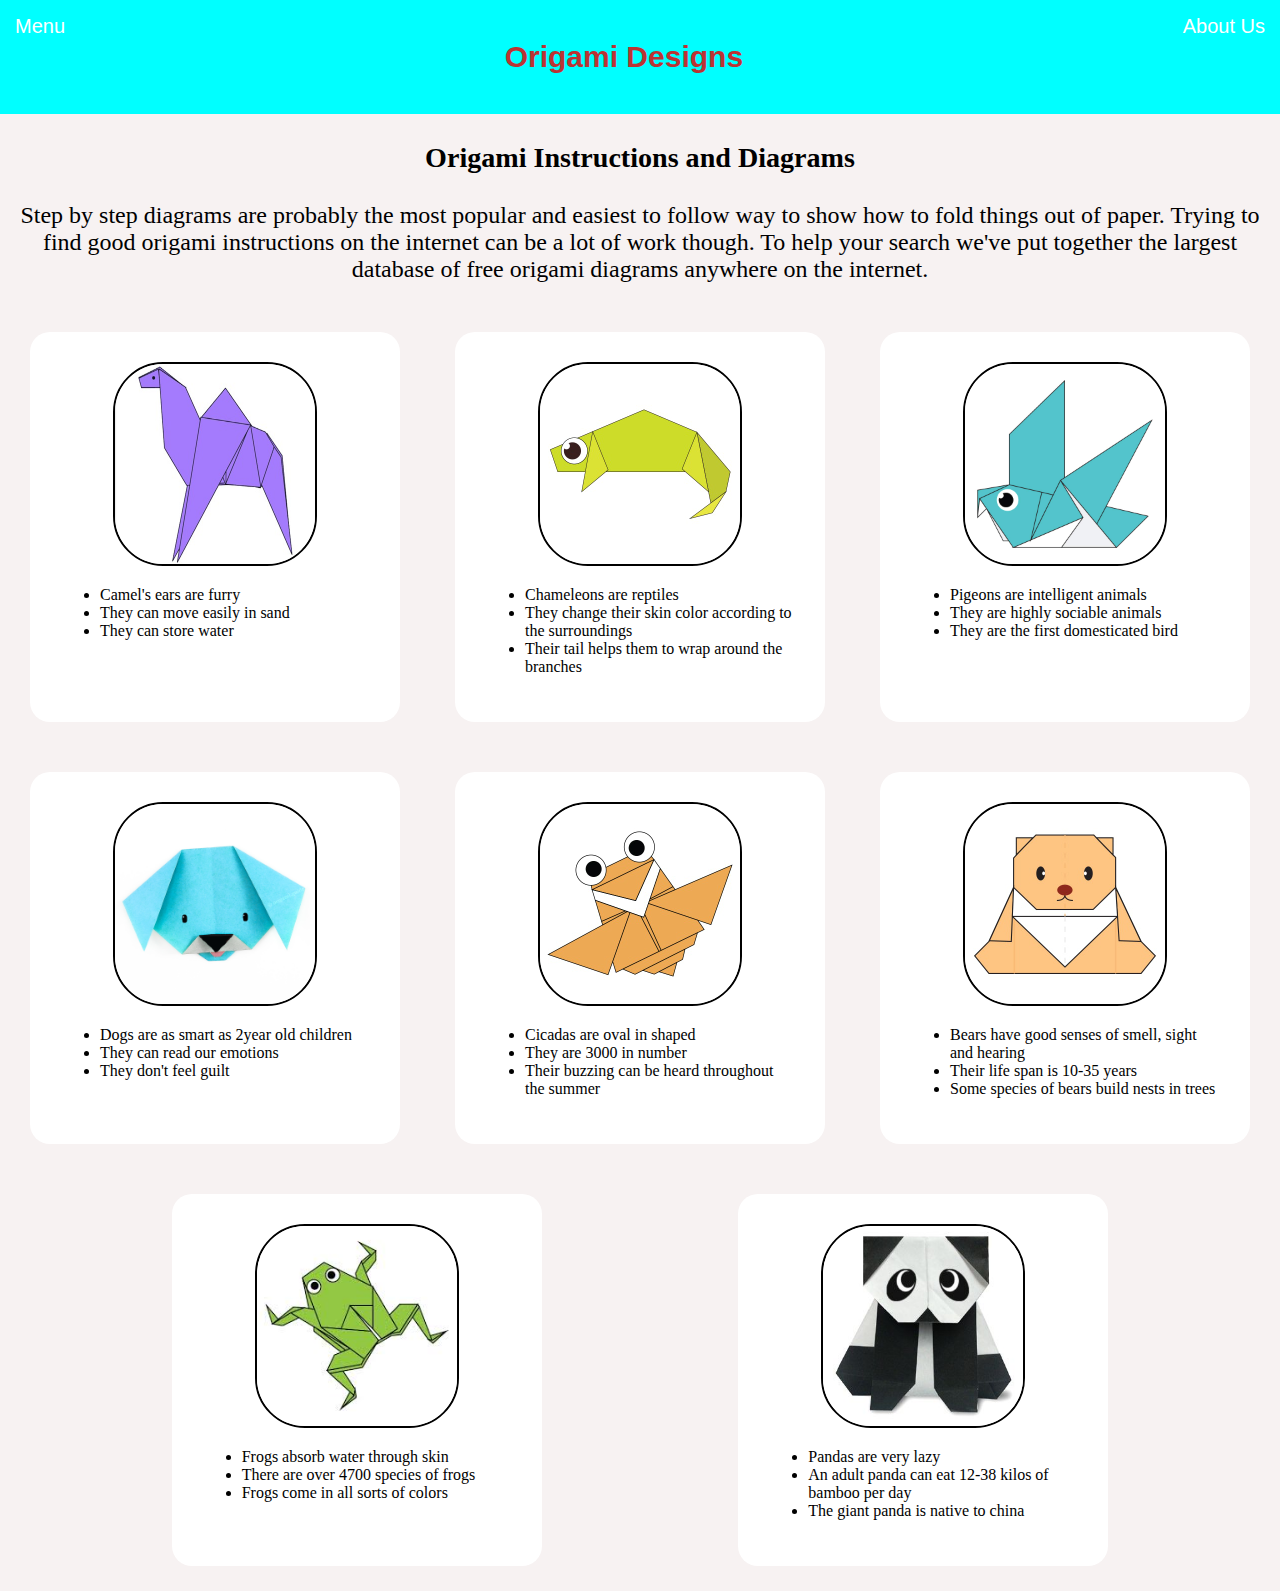
<file: index.html>
<!DOCTYPE HTML>
<html>
    <head>
        <title>Origami Designs</title>
       <link rel="stylesheet"
       type = "text/css"
       href= "style.css"
       />
    </head>

    <body>
        <div class = "header">
            <div class="menu">
<div><a href = "#">Menu</a></div>
<div><h2>Origami Designs</h2></div>
<div><a href = "about us.html">About Us</a></div>
</div>
</div>

        <div class = "site description">
            <font size = 5>
                <center><h3> Origami Instructions and Diagrams</h3></center>     
        <p>Step by step diagrams are probably the most popular and easiest to follow way to
            show how to fold things out of paper.
             Trying to find good origami instructions on the internet can be a lot of work though. To
             help your search we've put together the largest database of free origami diagrams anywhere on the internet.</p>
            </font>
            </div>

        <div class="grid">
            <div class="origami">
                <center>
               <A HREF="https://origami.me/camel/"><img src = "camel.jpg"  width = 200 height=200 /></A>
               <h3>Camel</h3>
               </center>
               <UL>
               <LI>Camel's ears are furry</LI>
               <LI>They can move easily in sand</LI>
               <LI>They can store water
               </LI>
               </UL>
               </div>
               
               <div class="origami">
                   <center>
                  <A HREF="https://origami.me/chameleon/"><img src = "chameleon.jpg"  width = 200 height=200 /></A>
                  <h3>Chameleon</h3>
                  </center>
                  <UL>
                  <LI>Chameleons are reptiles</LI>
                  <LI>They change their skin color according to the surroundings</LI>
                  <LI>Their tail helps them to wrap around the branches
                  </LI>
                  </UL>
                  </div>
               
                  <div class="origami">
                   <center>
                  <A HREF="https://origami.me/pigeon/"><img src = "pigeon.jpg"  width = 200 height=200 /></A>
                  <h3>Pigeon</h3>
                  </center>
                  <UL>
                  <LI>Pigeons are intelligent animals</LI>
                  <LI>They are highly sociable animals</LI>
                  <LI>They are the first domesticated bird
                  </LI>
                  </UL>
                  </div>
               
                  <div class="origami">
                   <center>
                  <A HREF="https://origami.me/dog/"><img src = "dog.jpg"  width = 200 height=200 /></A>
                  <h3>Dog</h3>
                  </center>
                  <UL>
                  <LI>Dogs are as smart as 2year old children</LI>
                  <LI>They can read our emotions</LI>
                  <LI>They don't feel guilt
                  </LI>
                  </UL>
                  </div>
               
                  <div class="origami">
                   <center>
                  <A HREF="https://origami.me/flying-cicada/"><img src = "flying-cicada.jpg"  width = 200 height=200 /></A>
                  <h3>Flying Cicada</h3>
                  </center>
                  <UL>
                  <LI>Cicadas are oval in shaped</LI>
                  <LI>They are 3000 in number</LI>
                  <LI>Their buzzing can be heard throughout the summer
                  </LI>
                  </UL>
                  </div>
               
                  <div class="origami">
                   <center>
                  <A HREF="https://origami.me/teddy-bear/"><img src = "teddy.jpg"  width = 200 height=200 /></A>
                  <h3>Bear</h3>
                  </center>
                  <UL>
                  <LI>Bears have good senses of smell, sight and hearing</LI>
                  <LI>Their life span is 10-35 years</LI>
                  <LI>Some species of bears build nests in trees
                  </LI>
                  </UL>
                  </div>
               
                  <div class="origami">
                   <center>
                  <A HREF="https://origami.me/frog/"><img src = "frog.jpg"  width = 200 height=200 /></A>
                  <h3>Frog</h3>
                  </center>
                  <UL>
                  <LI>Frogs absorb water through skin</LI>
                  <LI>There are over 4700 species of frogs</LI>
                  <LI>Frogs come in all sorts of colors
                  </LI>
                  </UL>
                  </div>
               
                  <div class="origami">
                   <center>
                  <A HREF="https://origami.me/panda/"><img src = "panda.jpg"  width = 200 height=200 /></A>
                  <h3>Panda</h3>
                  </center>
                  <UL>
                  <LI>Pandas are very lazy</LI>
                  <LI>An adult panda can eat 12-38 kilos of bamboo per day</LI>
                  <LI>The giant panda is native to china
                  </LI>
                  </UL>
        </div>
        </div>

       
    </body>
</html>
</file>
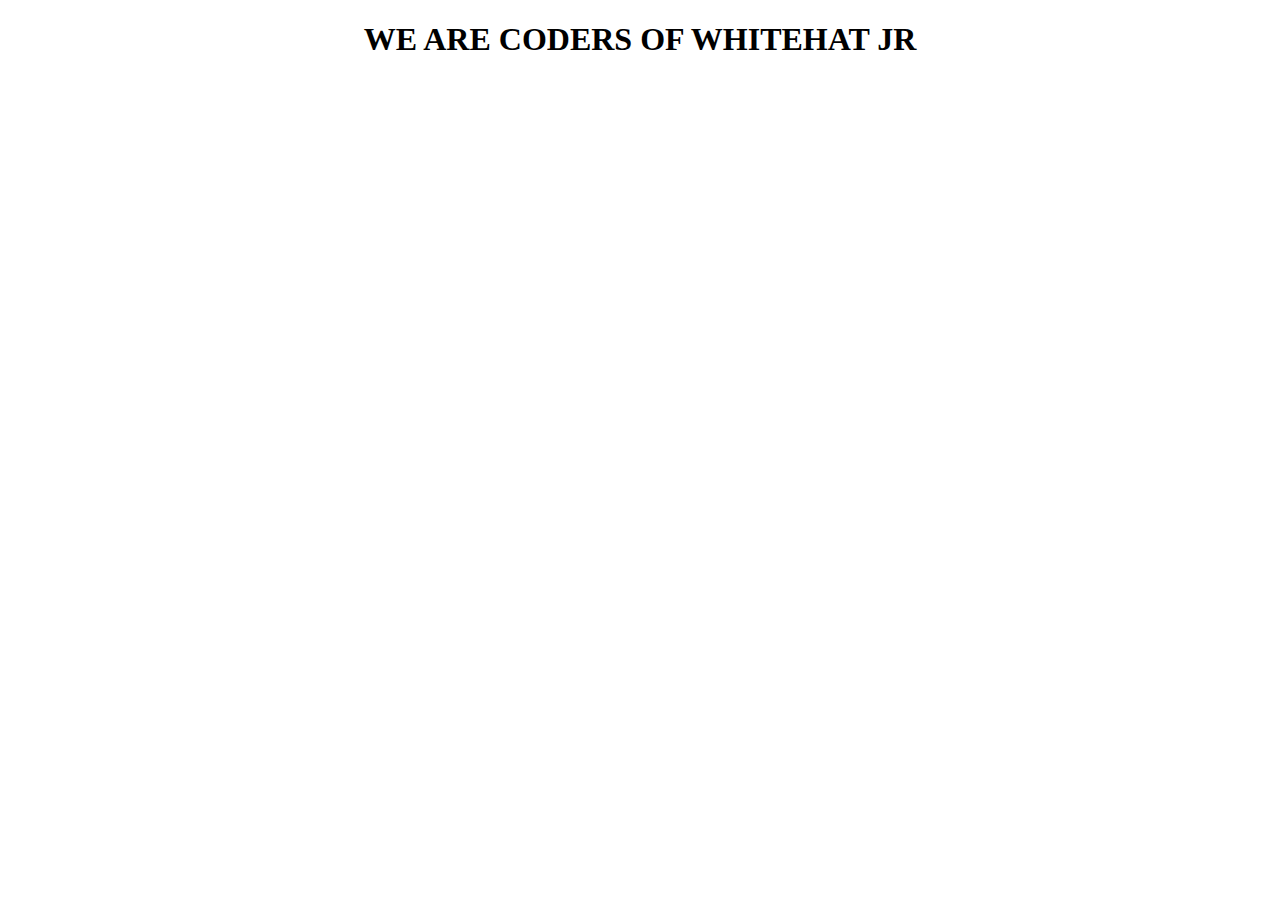
<file: about us.html>
<!DOCTYPE html>
<html>
    <head>
        <title>About Us</title>
        <body>
           <center>
               <h1>WE ARE CODERS OF WHITEHAT JR</h1>
           </center>
        </body>
    </head>
    </html>
</file>
<file: style.css>
h2 {
    color: #bb3333;
}


.menu{
background-color: #00ffff;
display:flex;
justify-content: space-between;
padding: 15px;
font-size: 20px;
font-family: sans-serif;
font-weight: 400;
color: #ffffff;
}
body{
    margin:0px;
    background-color: #f7f2f2;
}
.body img{
    position: relative;
}
.body img p{
    color: #f7f2f2;
    font-size: 55px;
    font-family: fantasy;
    position: absolute;
    top: 10%;
    left: 50%;
    transform: translate(-50%,-50%);
}
.grid{
    display:flex;
    flex-wrap: wrap;
    justify-content: space-evenly;
}
.grid img{
    border: 2px solid #000000;
    border-radius: 50px;
}

a:link{
    color:#ffffff;
    text-decoration: none;
}
a:visited{
    color:#ffffff;
    text-decoration: none;
}
.origami{
    border-radius: 20px;
    background-color: #ffffff;
    padding: 30px;
    margin: 25px;
    width: 310px;
    font-family: fantasy;
}
.origami:hover{
    transform: scale(1.2);
}
.origami{
    position: relative;
}
.origami h3{
    position: absolute;
    top:50%;
    left:50%;
    transform: translate(-50%,-50%);
    opacity: 0;
}
.origami:hover h3{
    opacity: 1;
}
.origami:hover img{
    opacity: 0.33;
}
.footer{
    display:flex;
}
p,h2{
    text-align: center;
}
</file>
